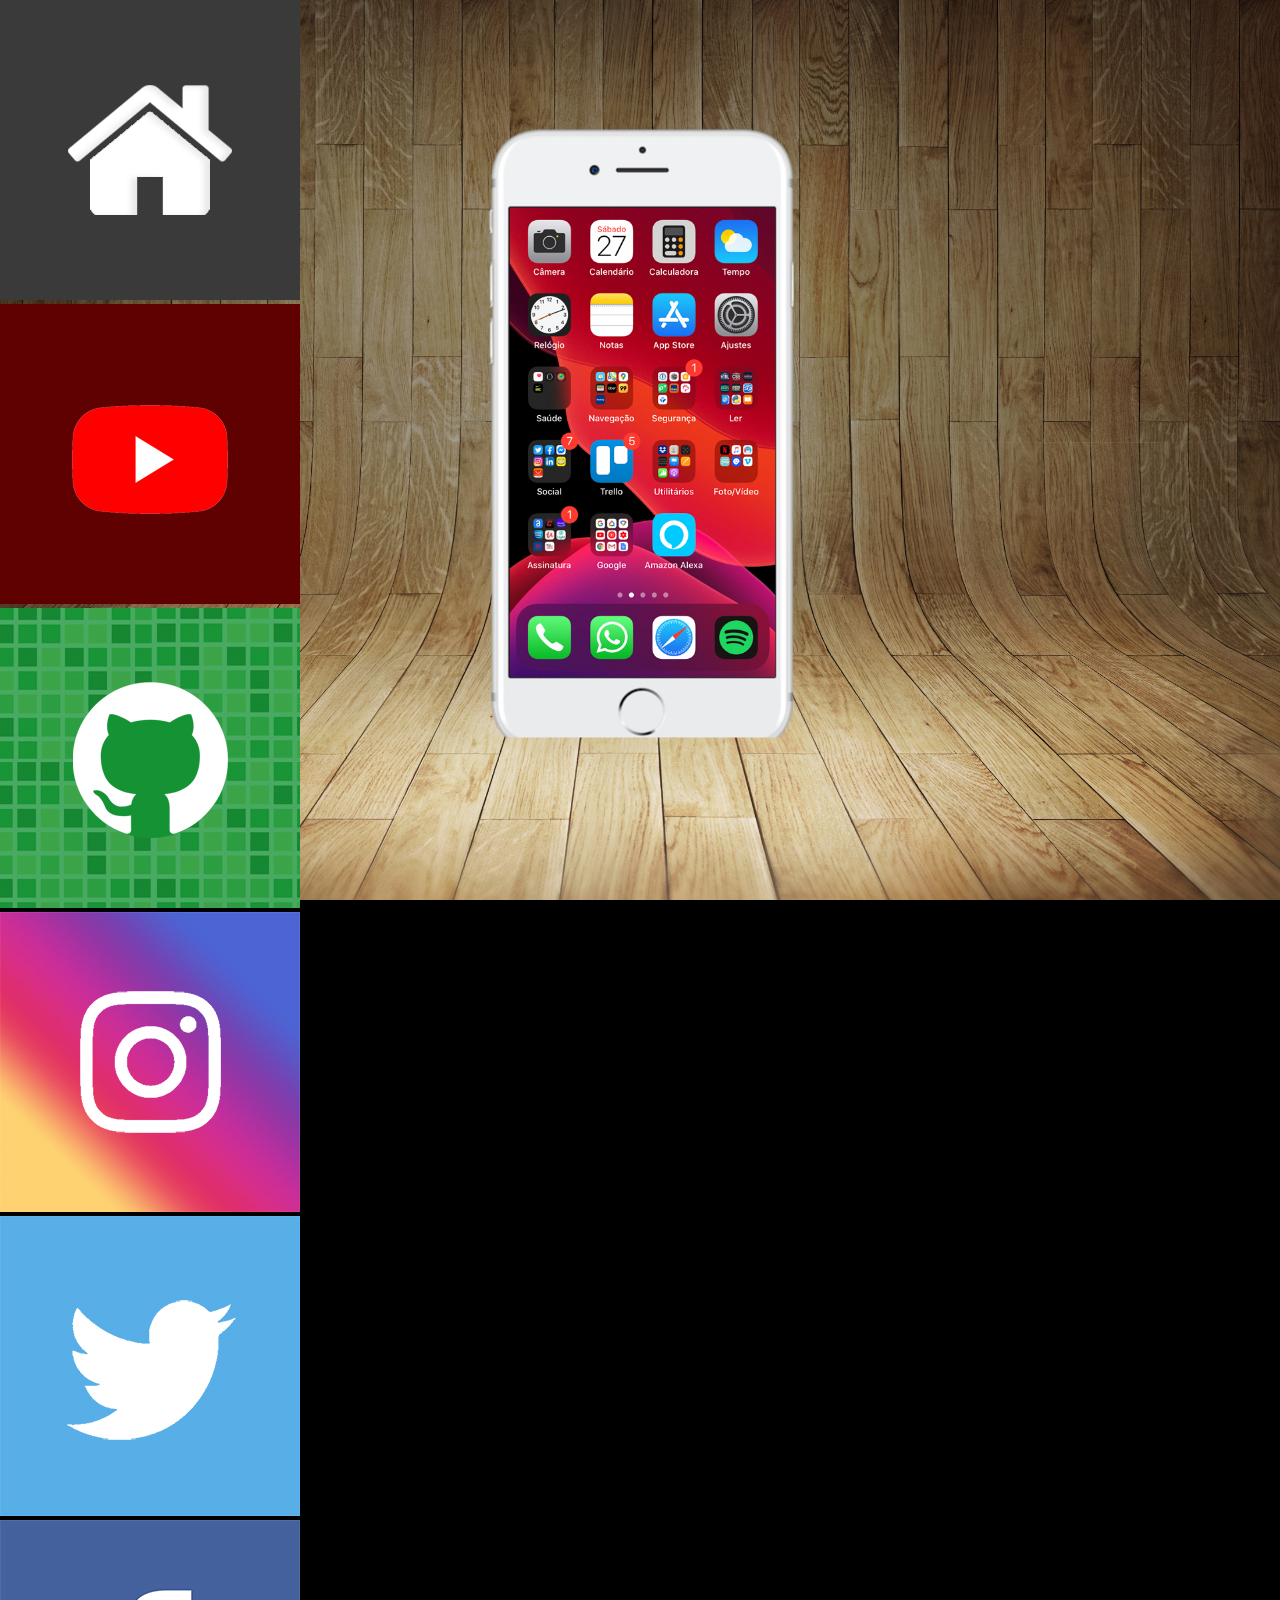
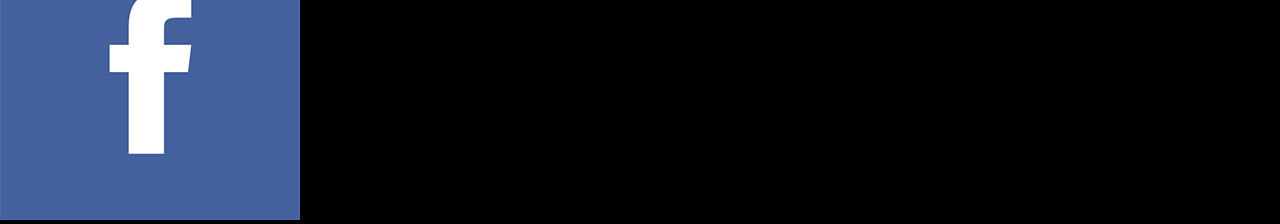
<file: index.html>
<!DOCTYPE html>
<html lang="pt-br">
<head>
    <meta charset="UTF-8">
    <meta name="viewport" content="width=device-width, initial-scale=1.0">
    <link rel="shortcut icon" href="favicon.ico" type="image/x-icon">
    <link rel="stylesheet" href="estilos/style.css">
    <title>Projeto Redes Sociais</title>

</head>
<body>
    <main>
        <section id="telefone">
            <iframe src="home.html" name="tela" id="tela" frameborder="0">
                Seu navegador não é compatível com isso.
            </iframe>

        </section>
        <section id="redes-sociais">
            <a href="home.html" target="tela"><img src="imagens/logo-home.jpg" alt="Home"></a><br>
            <a href="youtube.html" target="tela"><img src="imagens/logo-youtube.jpg" alt="Youtube"></a><br>
            <a href="github.html" target="tela"><img src="imagens/logo-github.jpg" alt="Github"></a><br>
            <a href="instagram.html" target="tela"><img src="imagens/logo-instagram.jpg" alt="Instagram"></a><br>
            <a href="twitter.html" target="tela"><img src="imagens/logo-twitter.jpg" alt="Twitter"></a><br>
            <a href="facebook.html" target="tela"><img src="imagens/logo-facebook.jpg" alt="Facebook"></a><br>
        </section>
    </main>
</body>
</html>
</file>
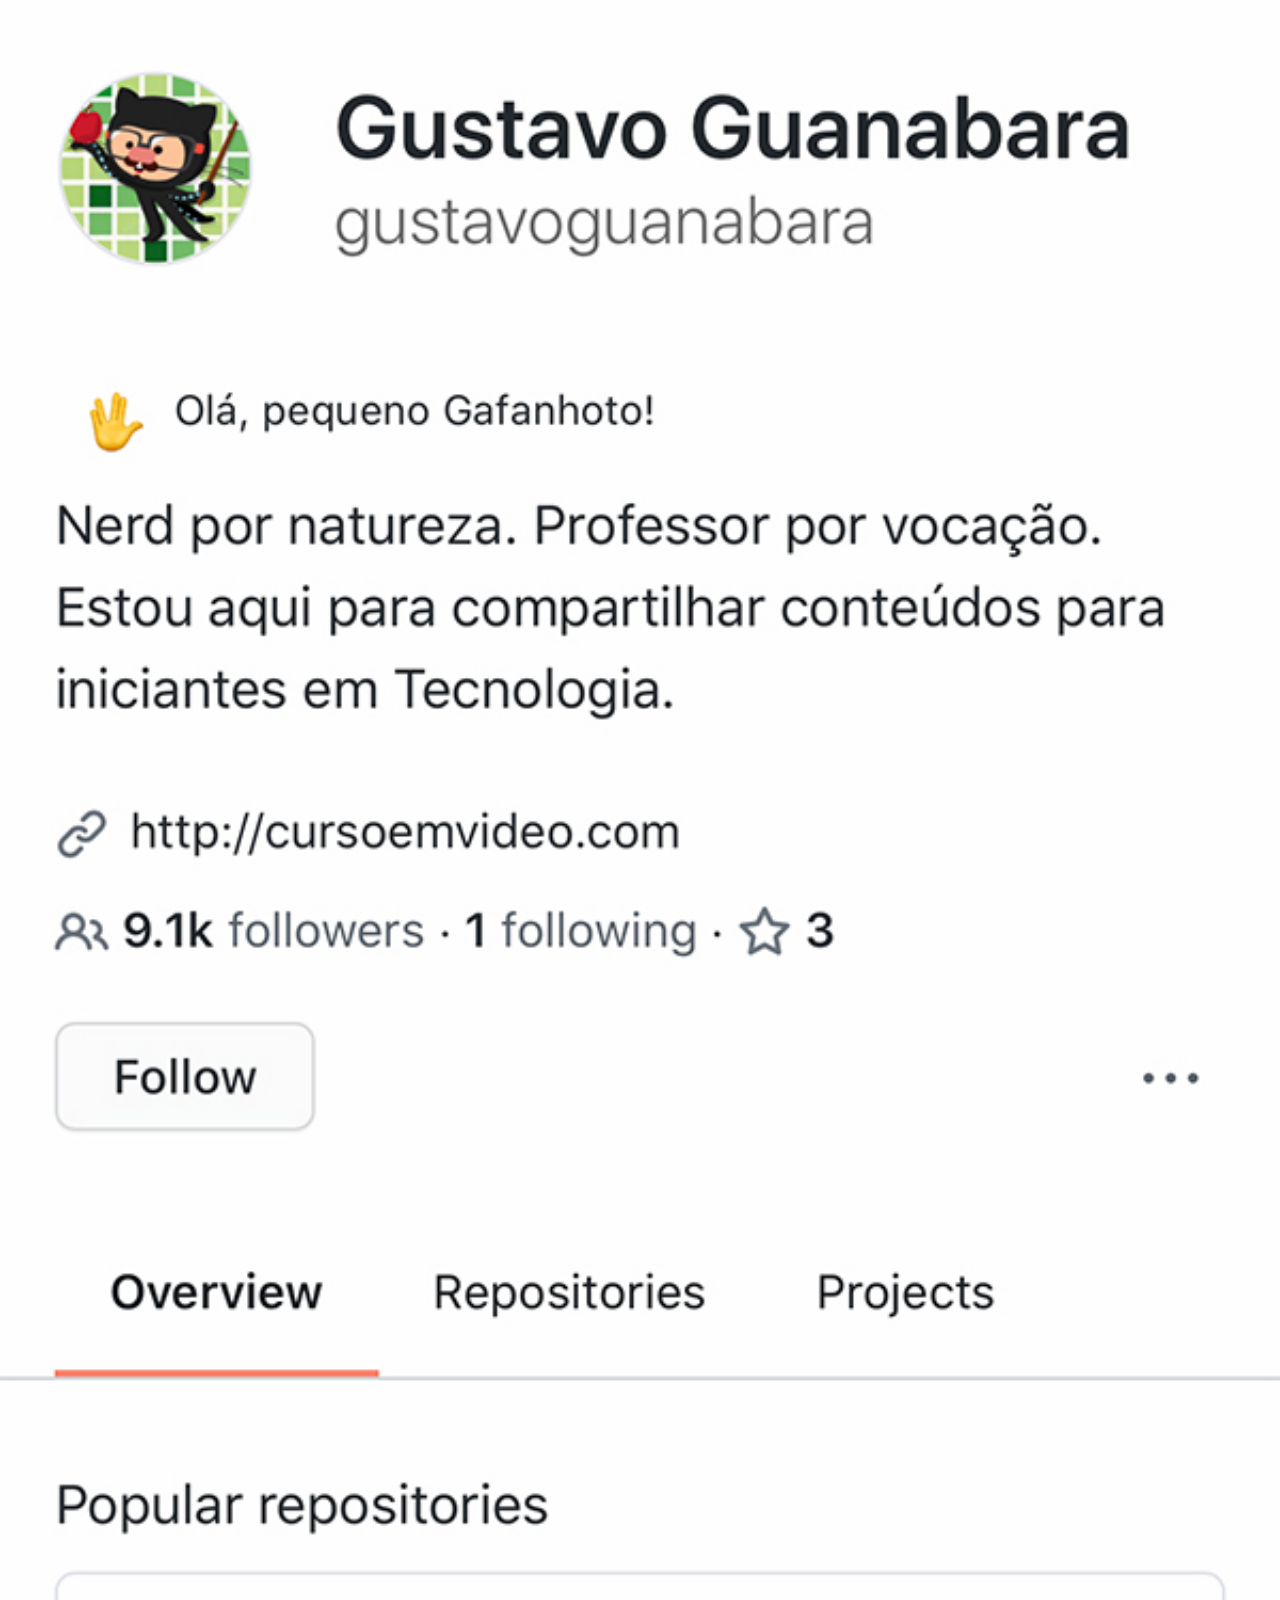
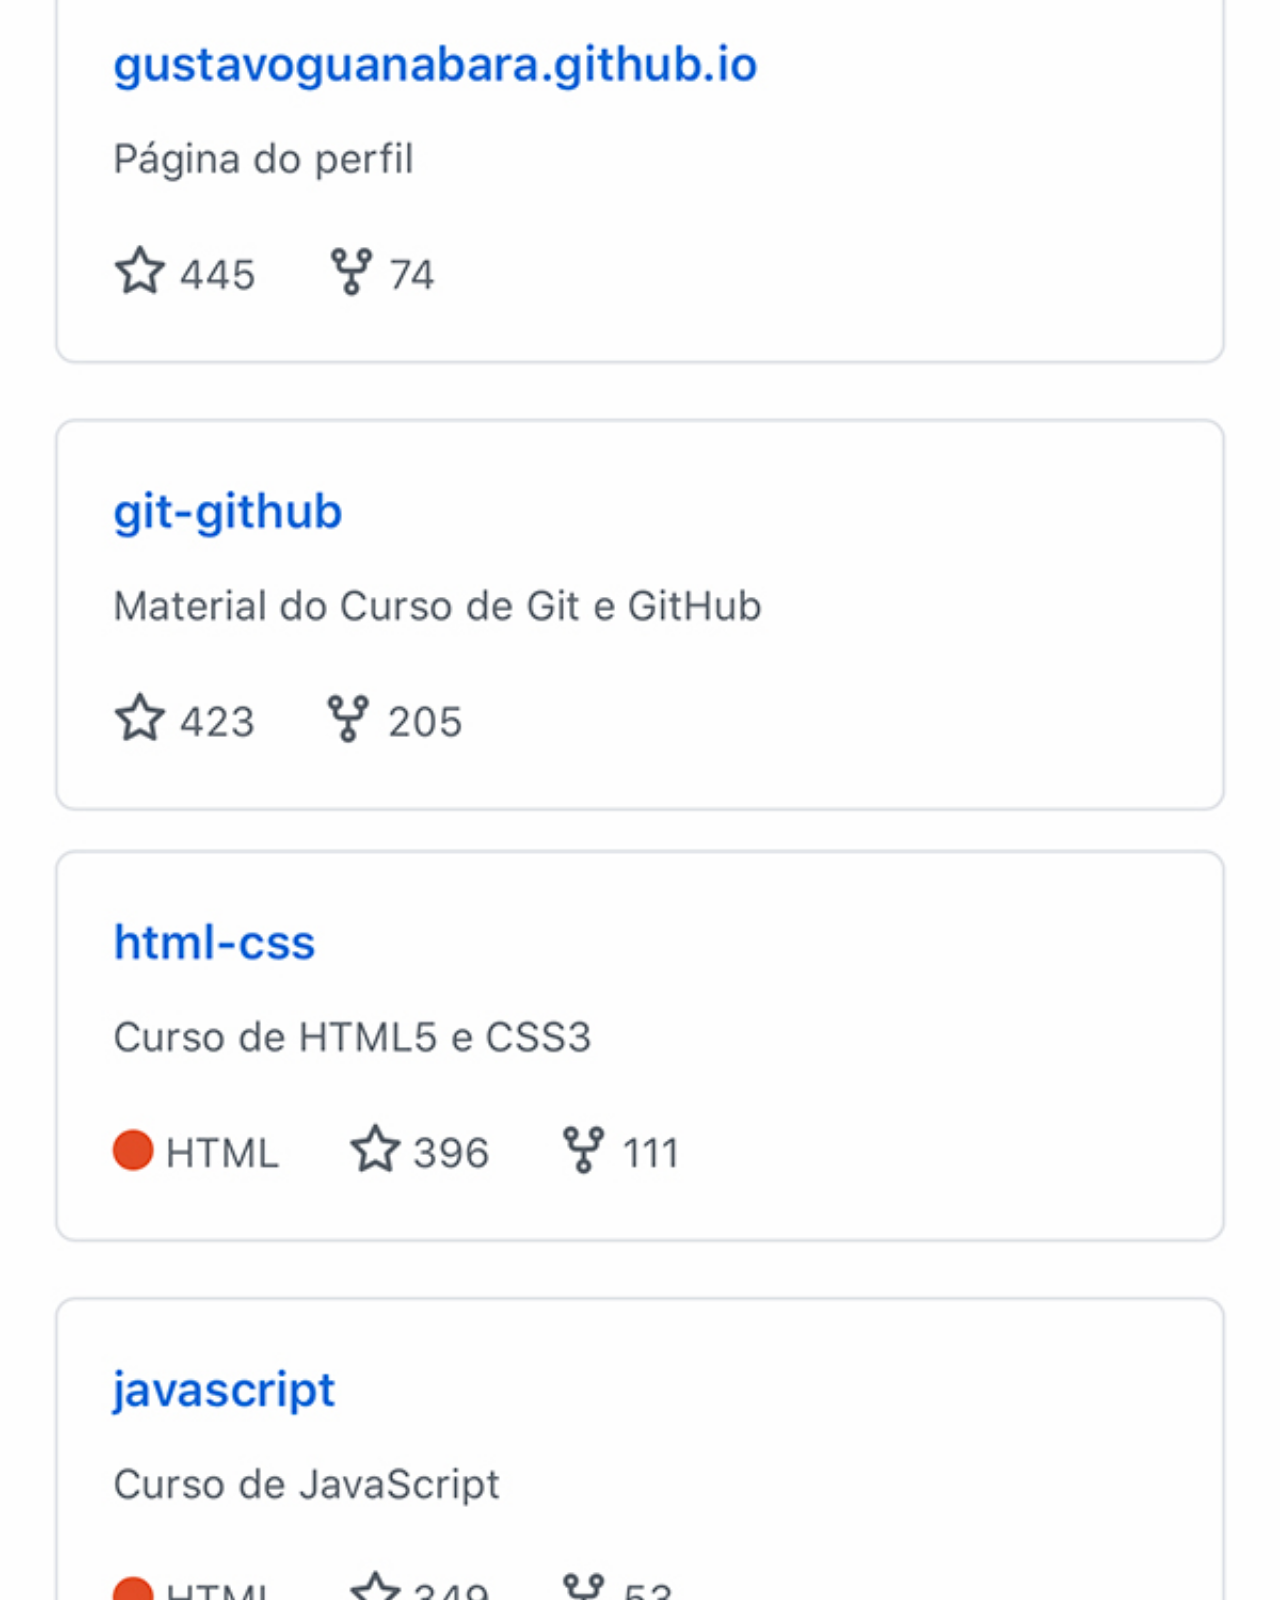
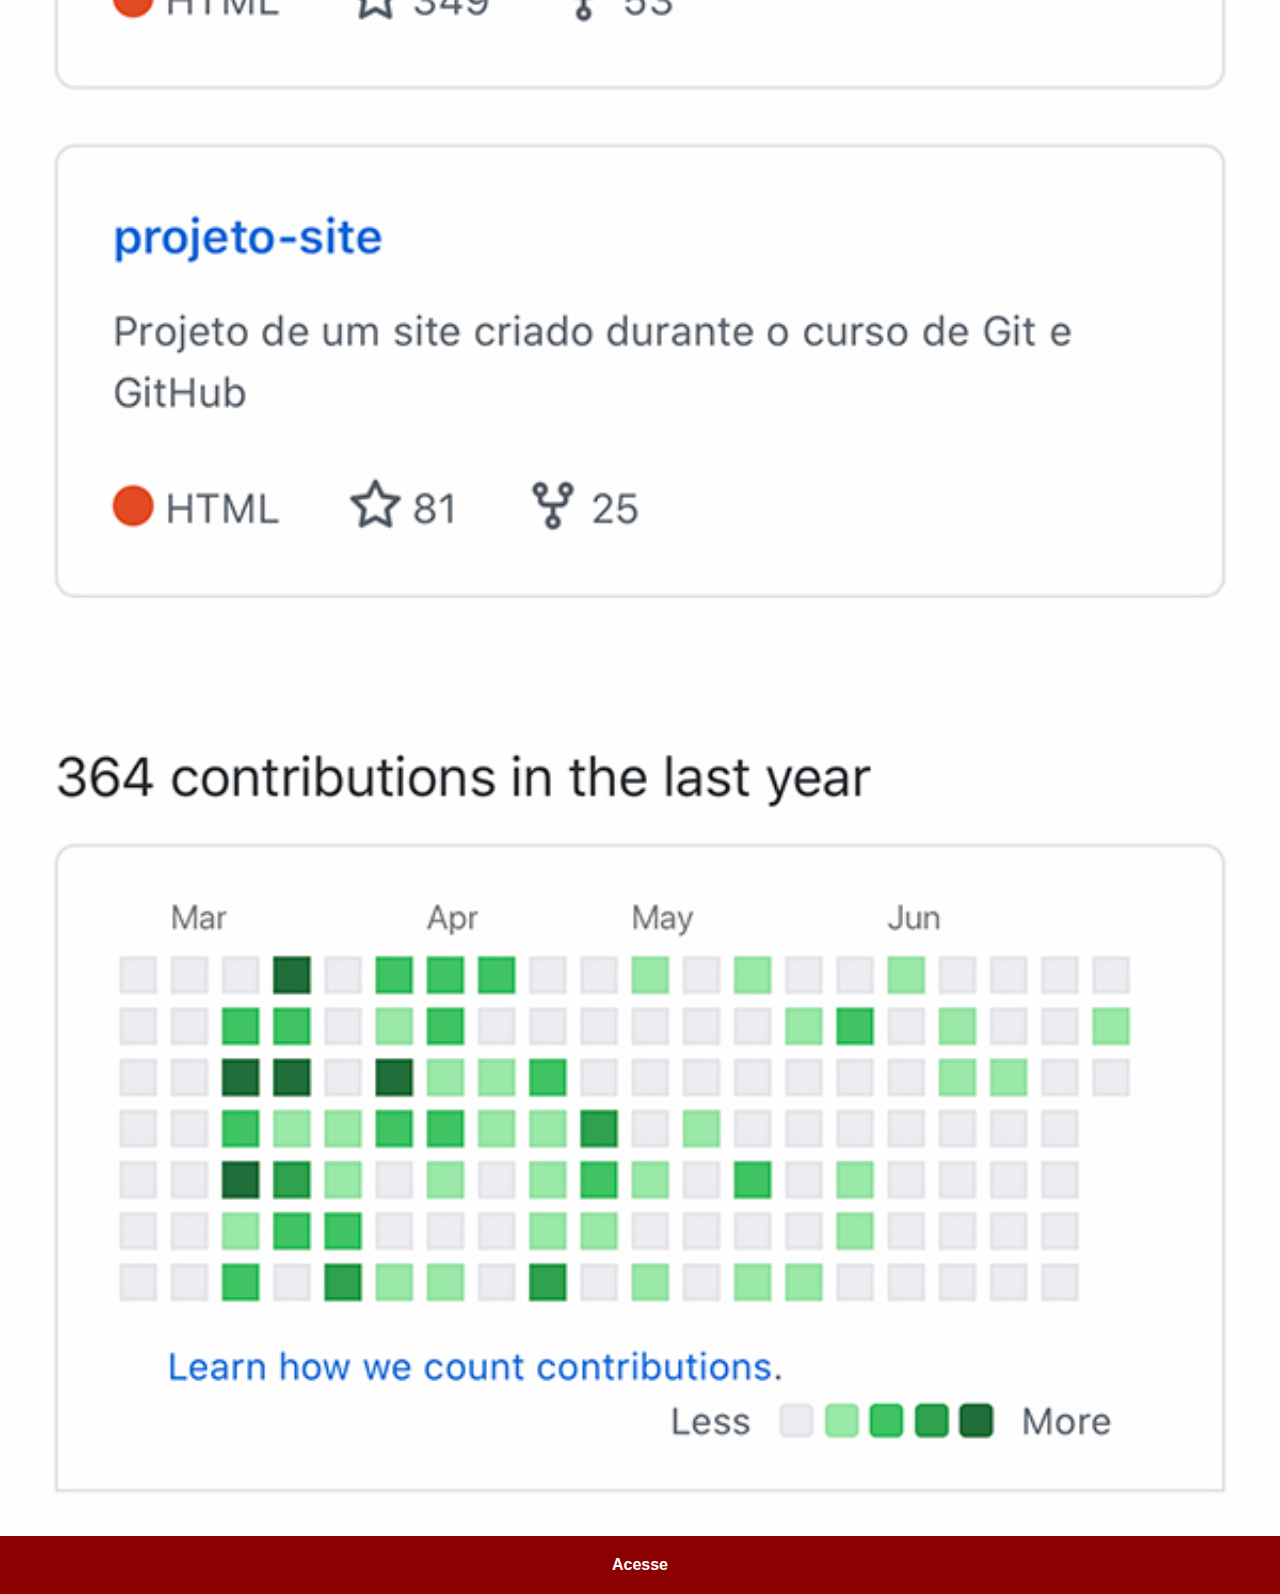
<file: github.html>
<!DOCTYPE html>
<html lang="pt-br">
<head>
    <meta charset="UTF-8">
    <meta name="viewport" content="width=device-width, initial-scale=1.0">
    <title>Github</title>
    <link rel="stylesheet" href="estilos/social.css">
</head>
<body>
    <img src="imagens/tela-github.jpg" alt="Github">
    <a href="https://github.com/gustavoguanabara" target="_blank"> Acesse</a>
</body>
</html>
</file>
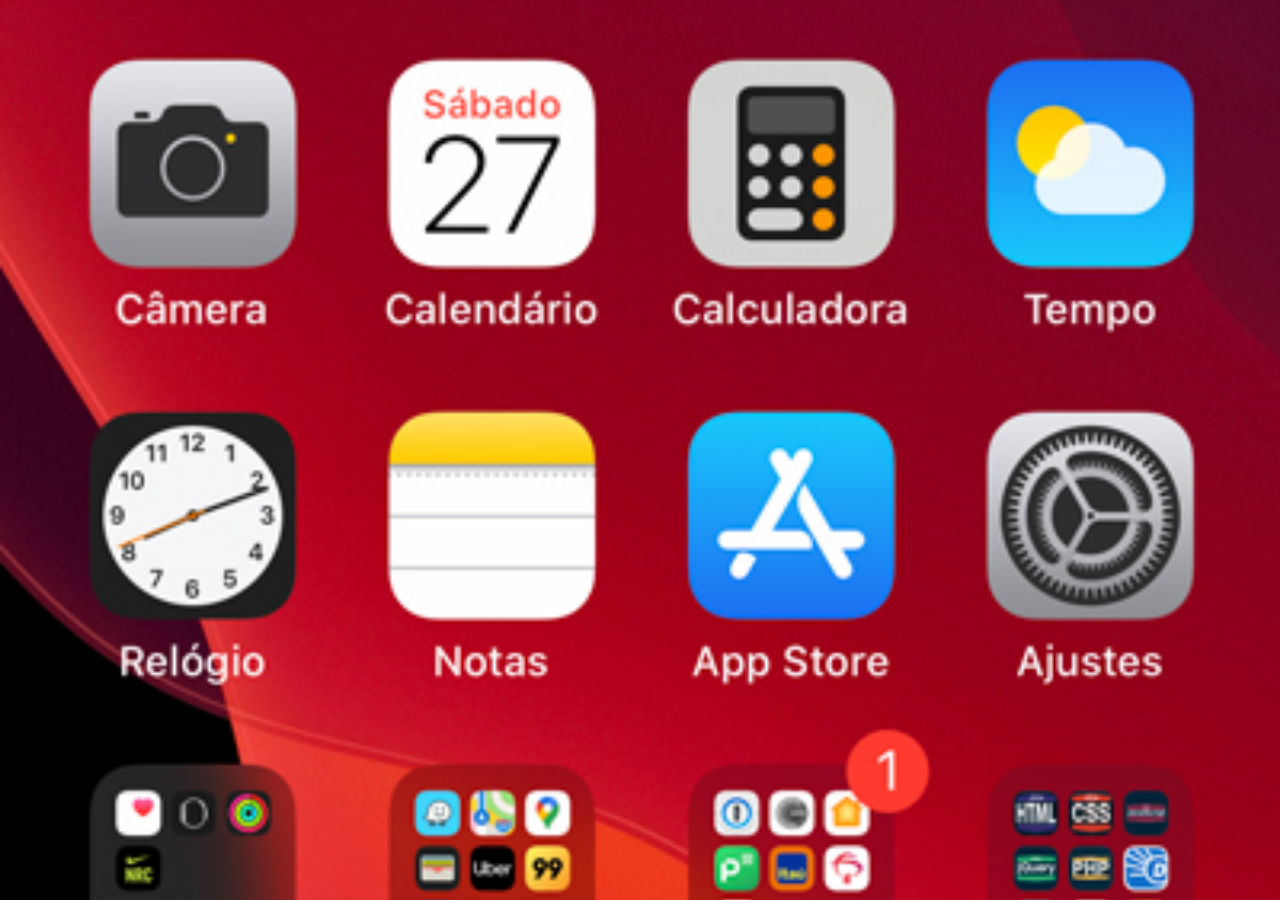
<file: home.html>
<!DOCTYPE html>
<html lang="pt-br">
<head>
    <meta charset="UTF-8">
    <meta name="viewport" content="width=device-width, initial-scale=1.0">
    <title>Home</title>
</head>
<style>
    * {
        margin: 0px;
        padding: 0px;
    }

    body {
        width: 100vw;
        height: 100vh;
        background: black url('imagens/tela-home.jpg') no-repeat top center;
        background-size: cover;
    }
</style>
<body>
    
</body>
</html>
</file>
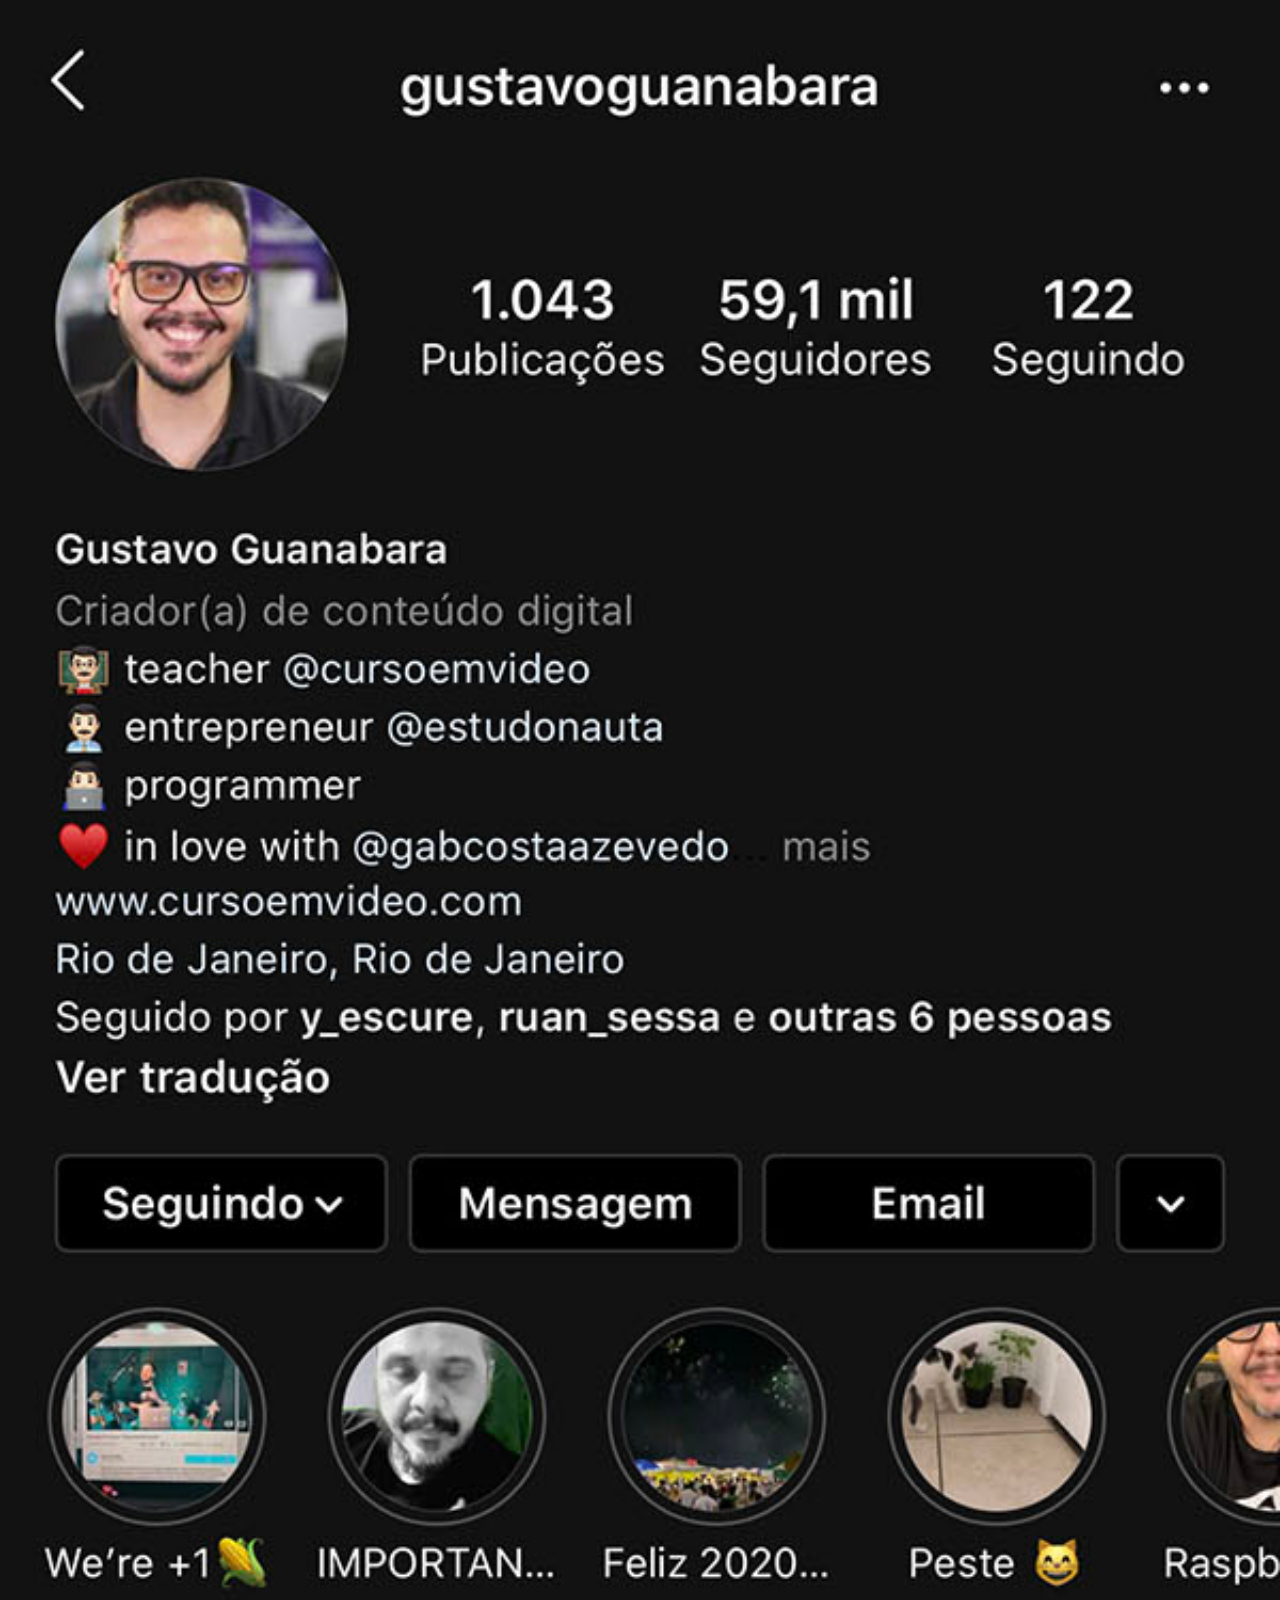
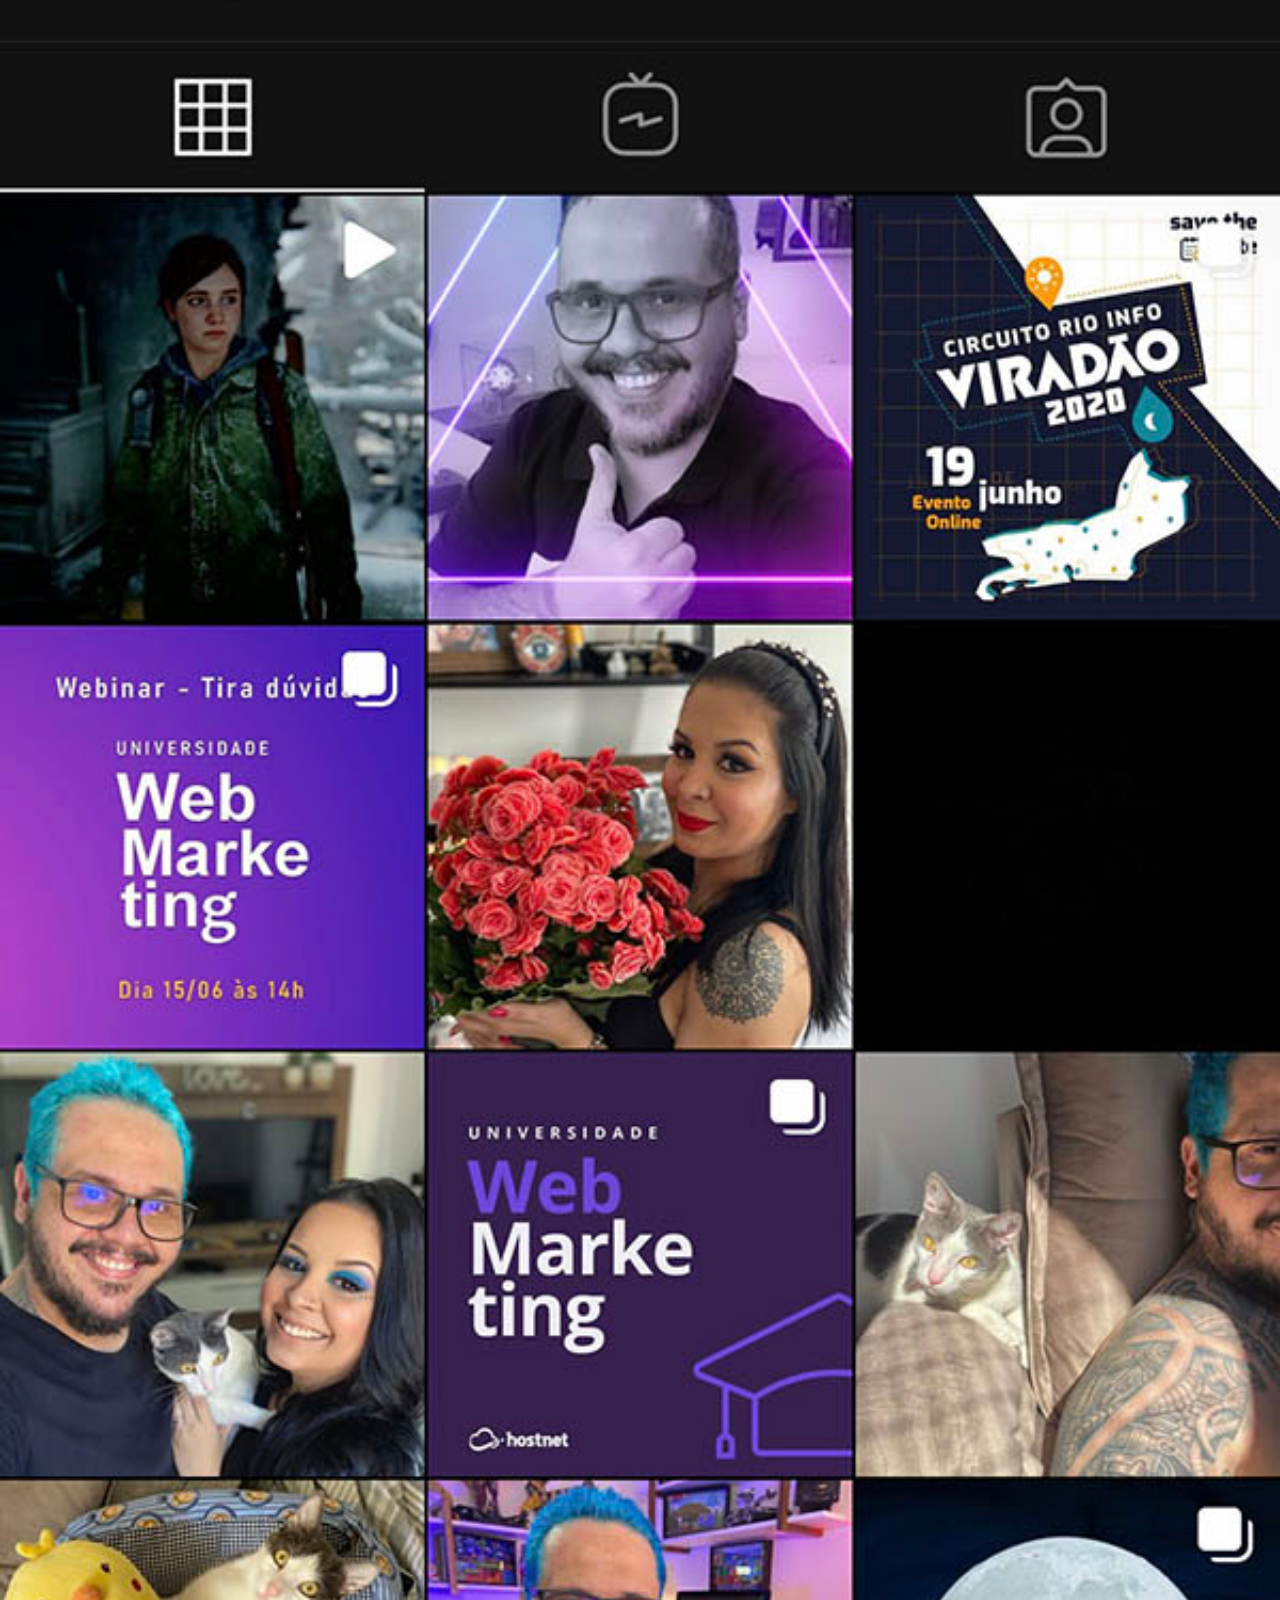
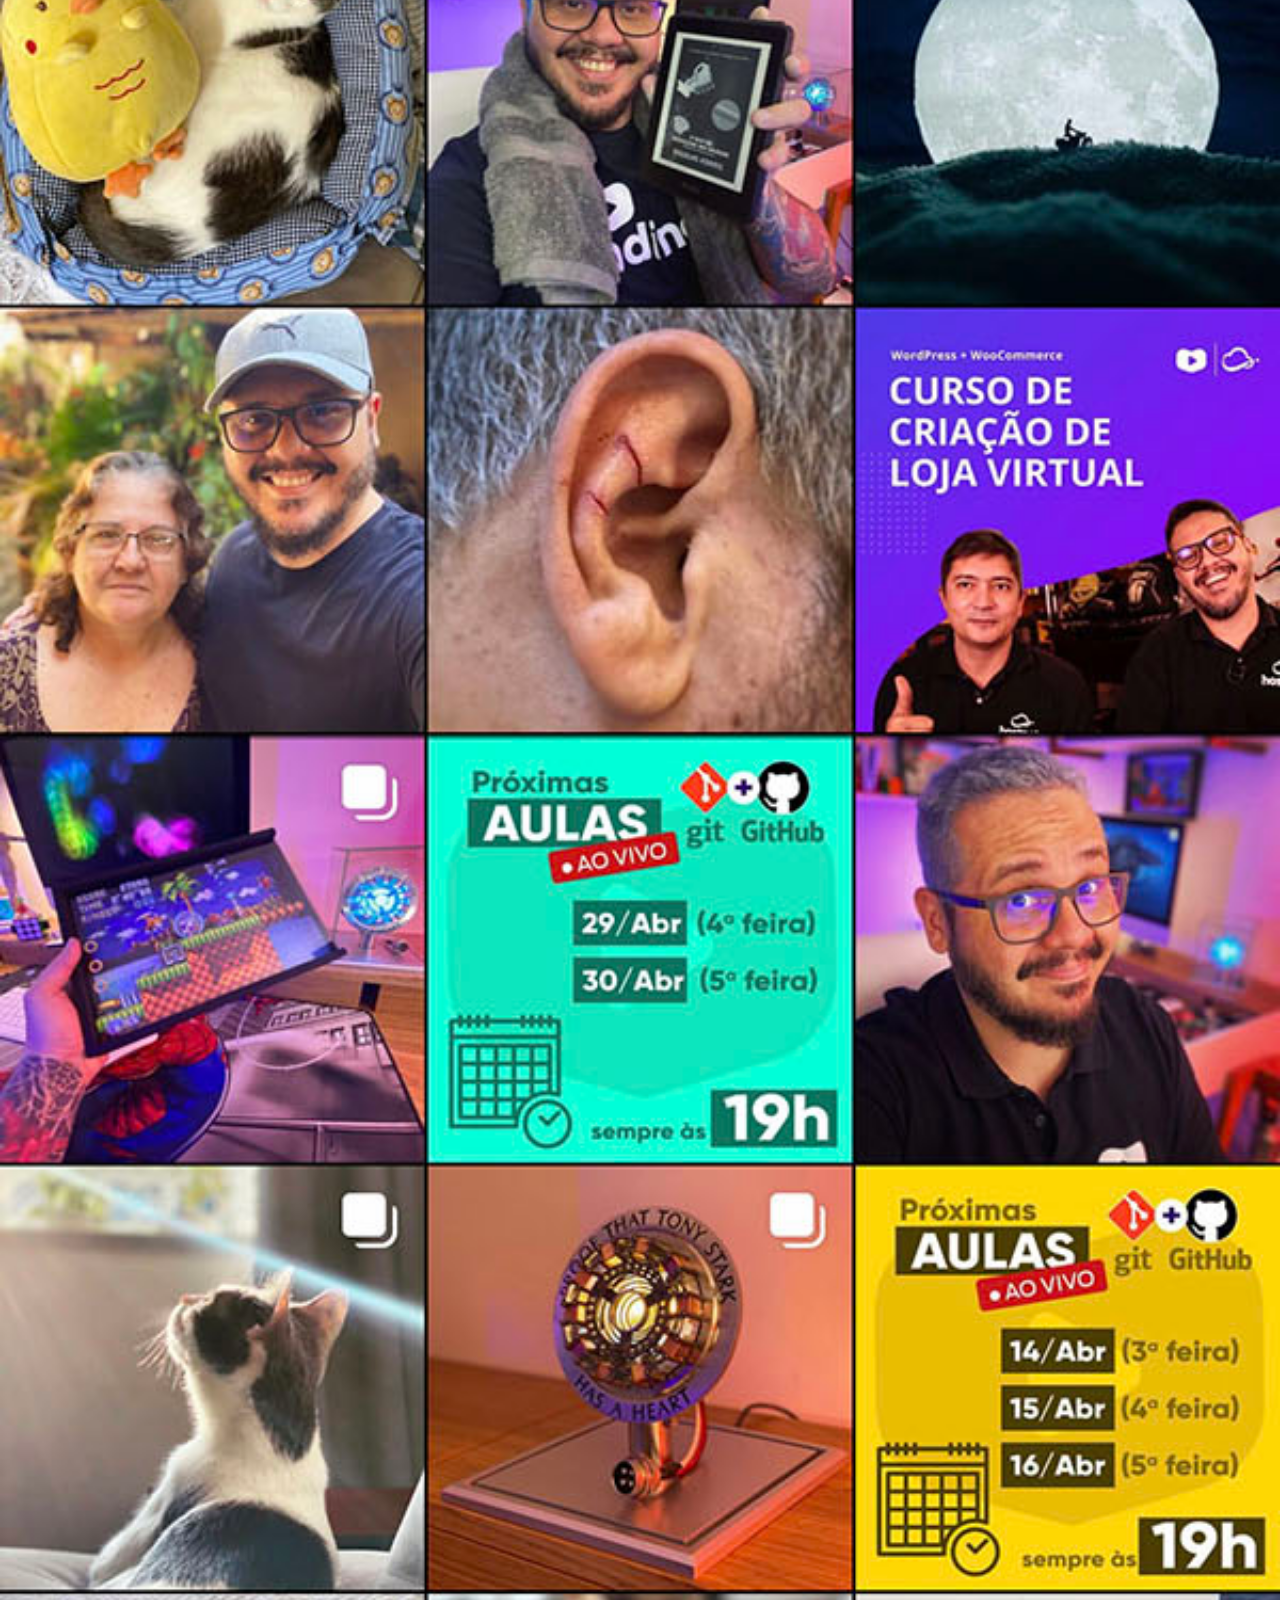
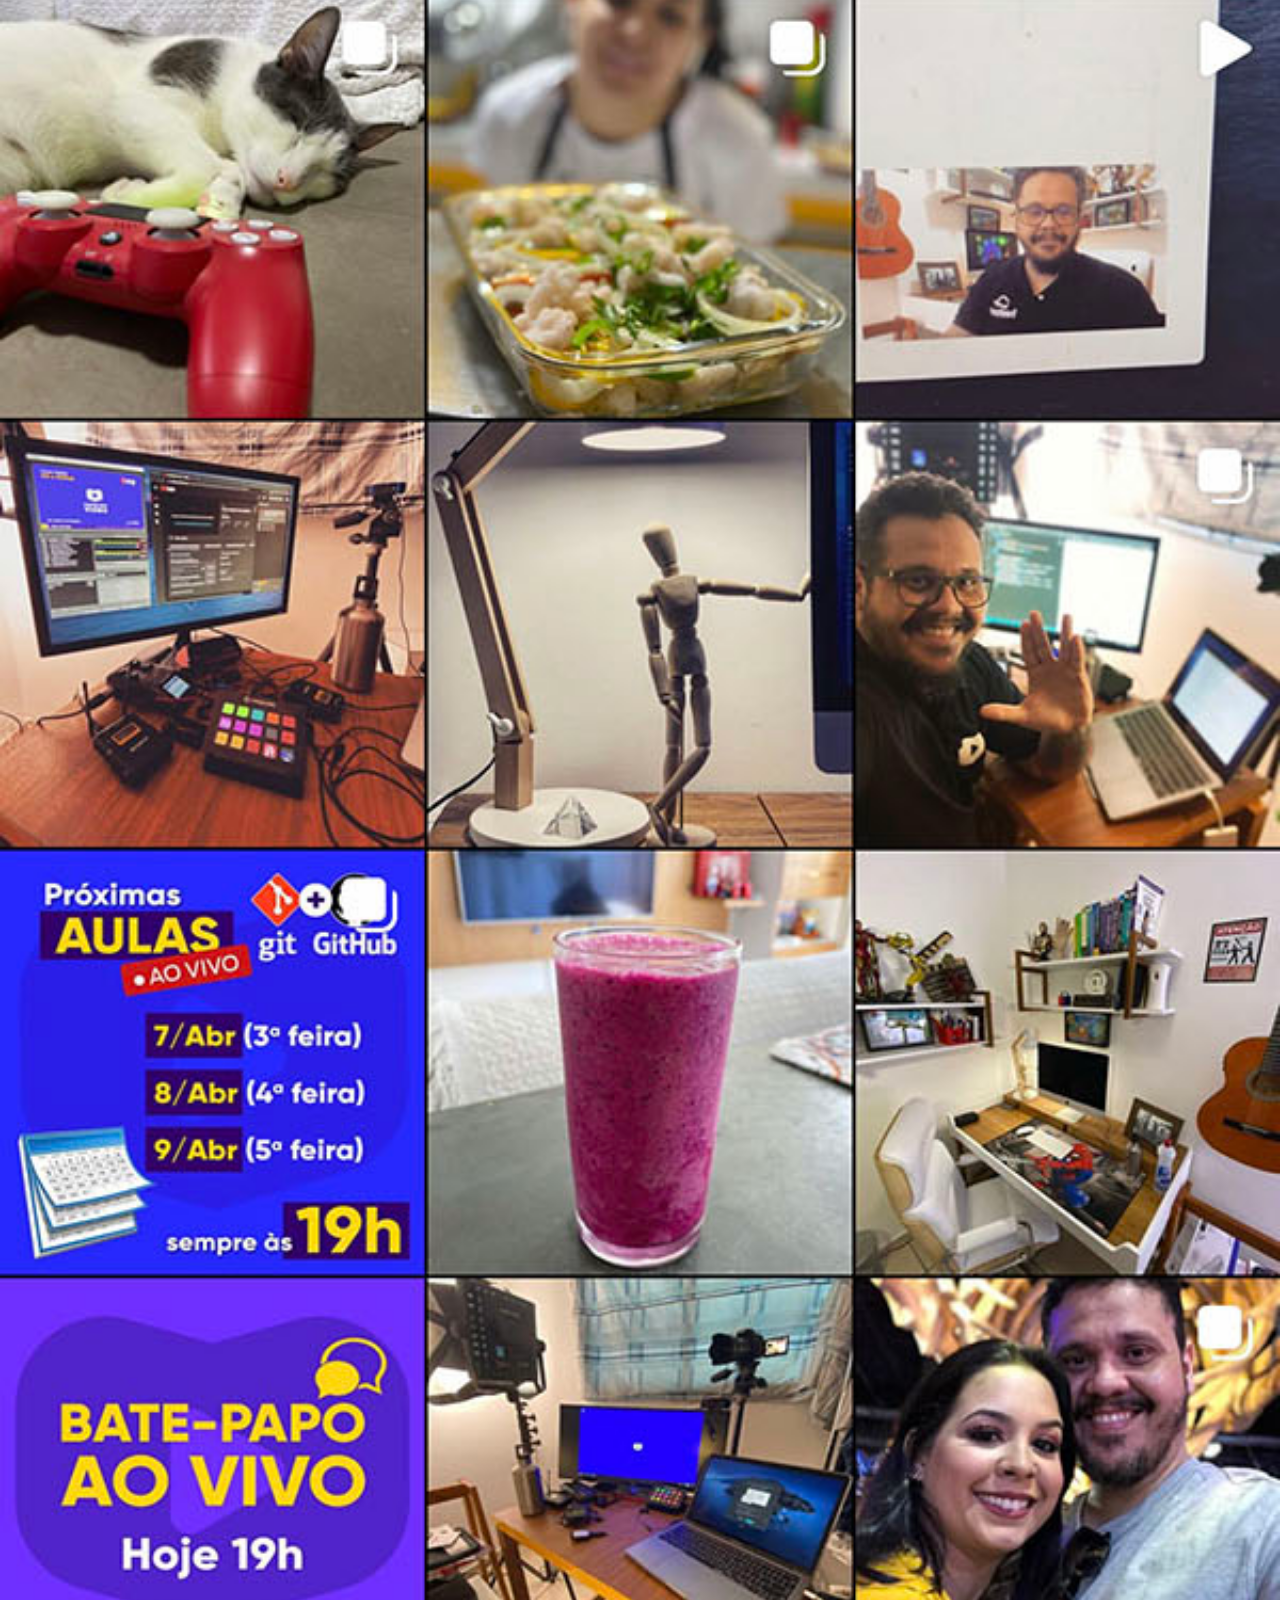
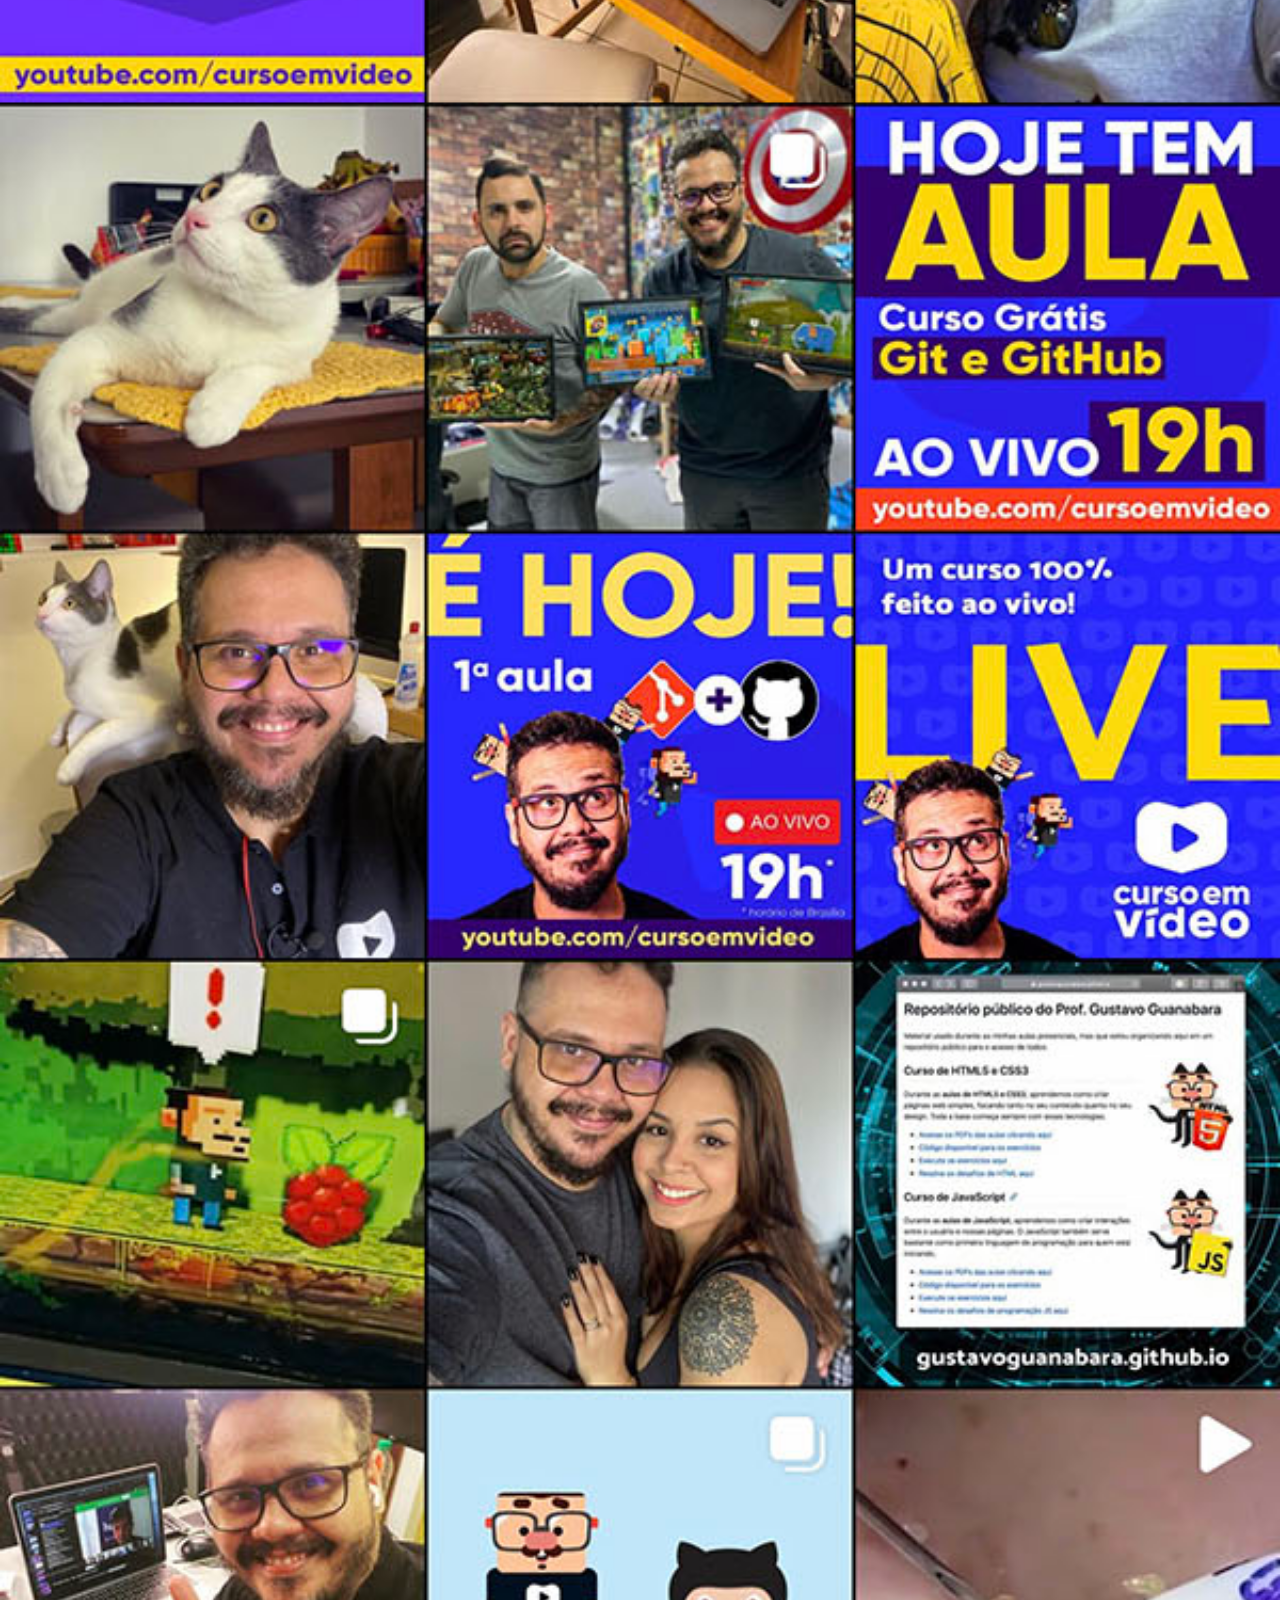
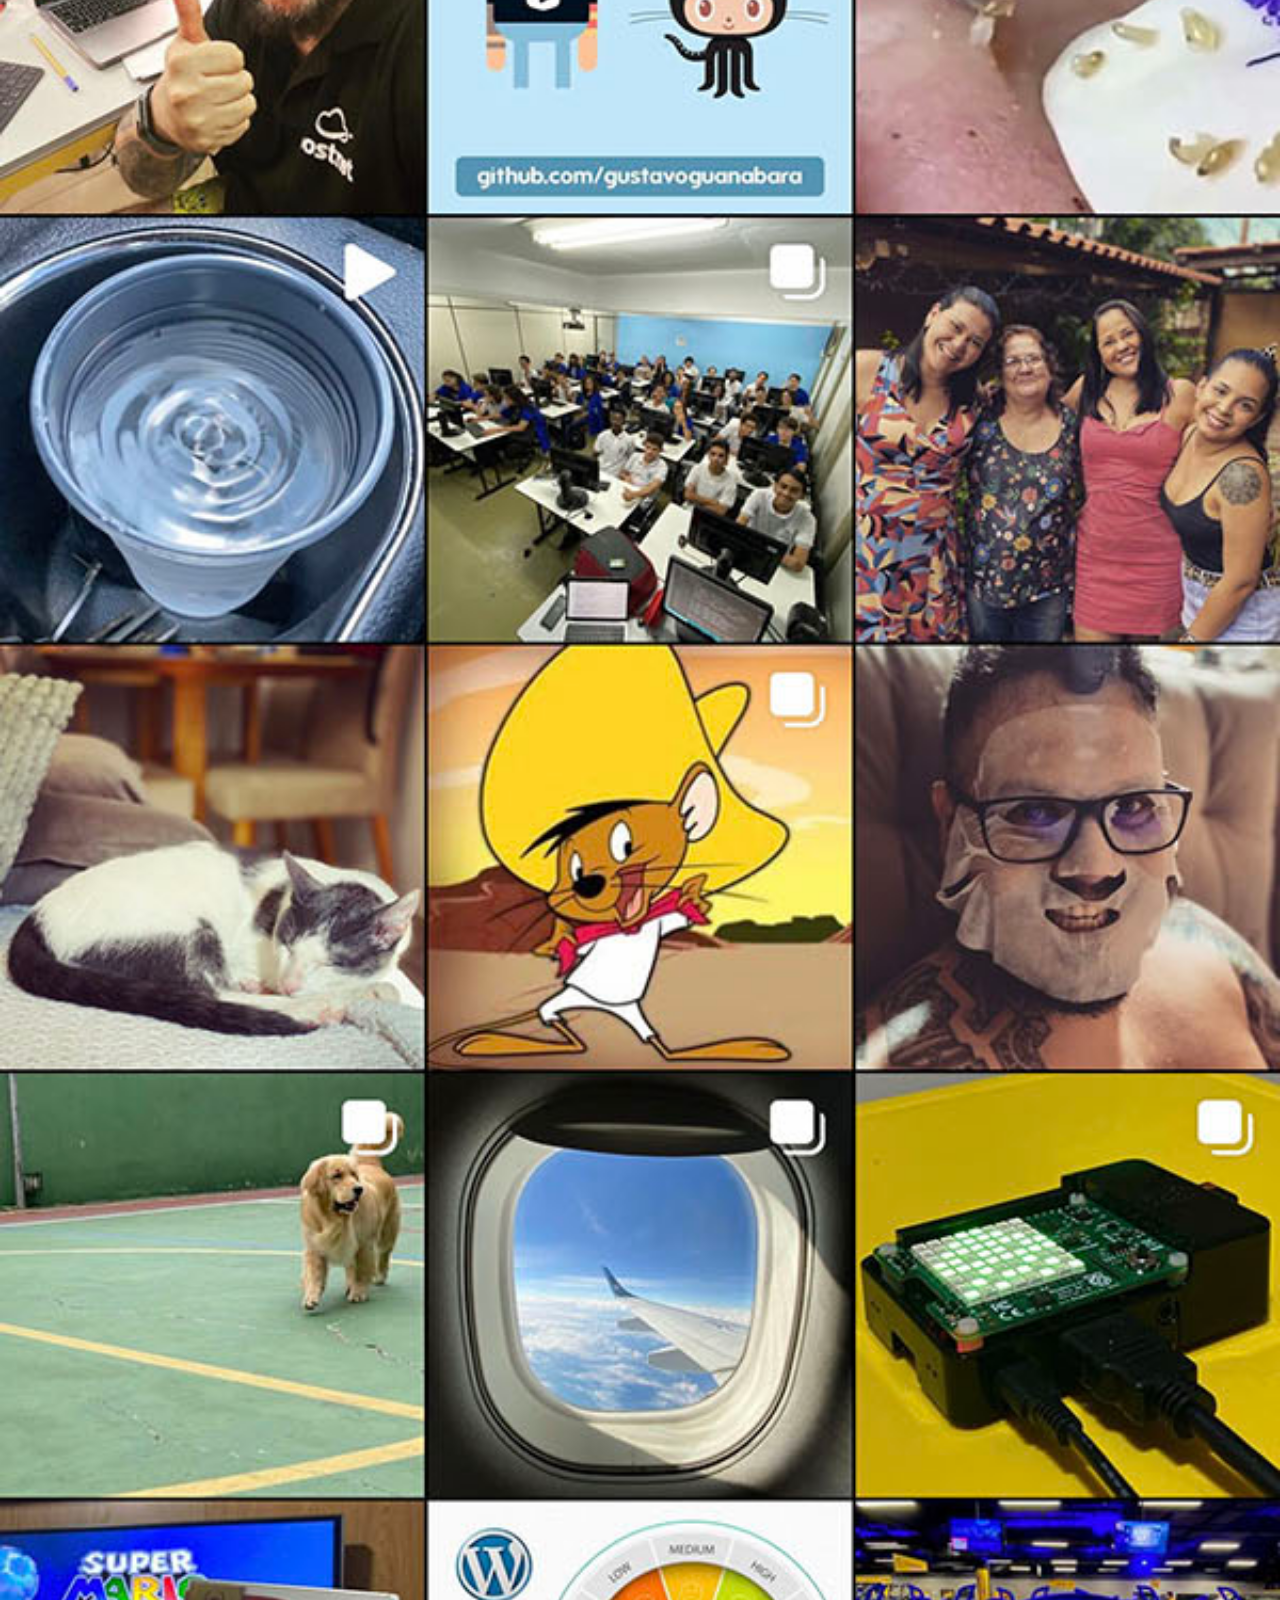
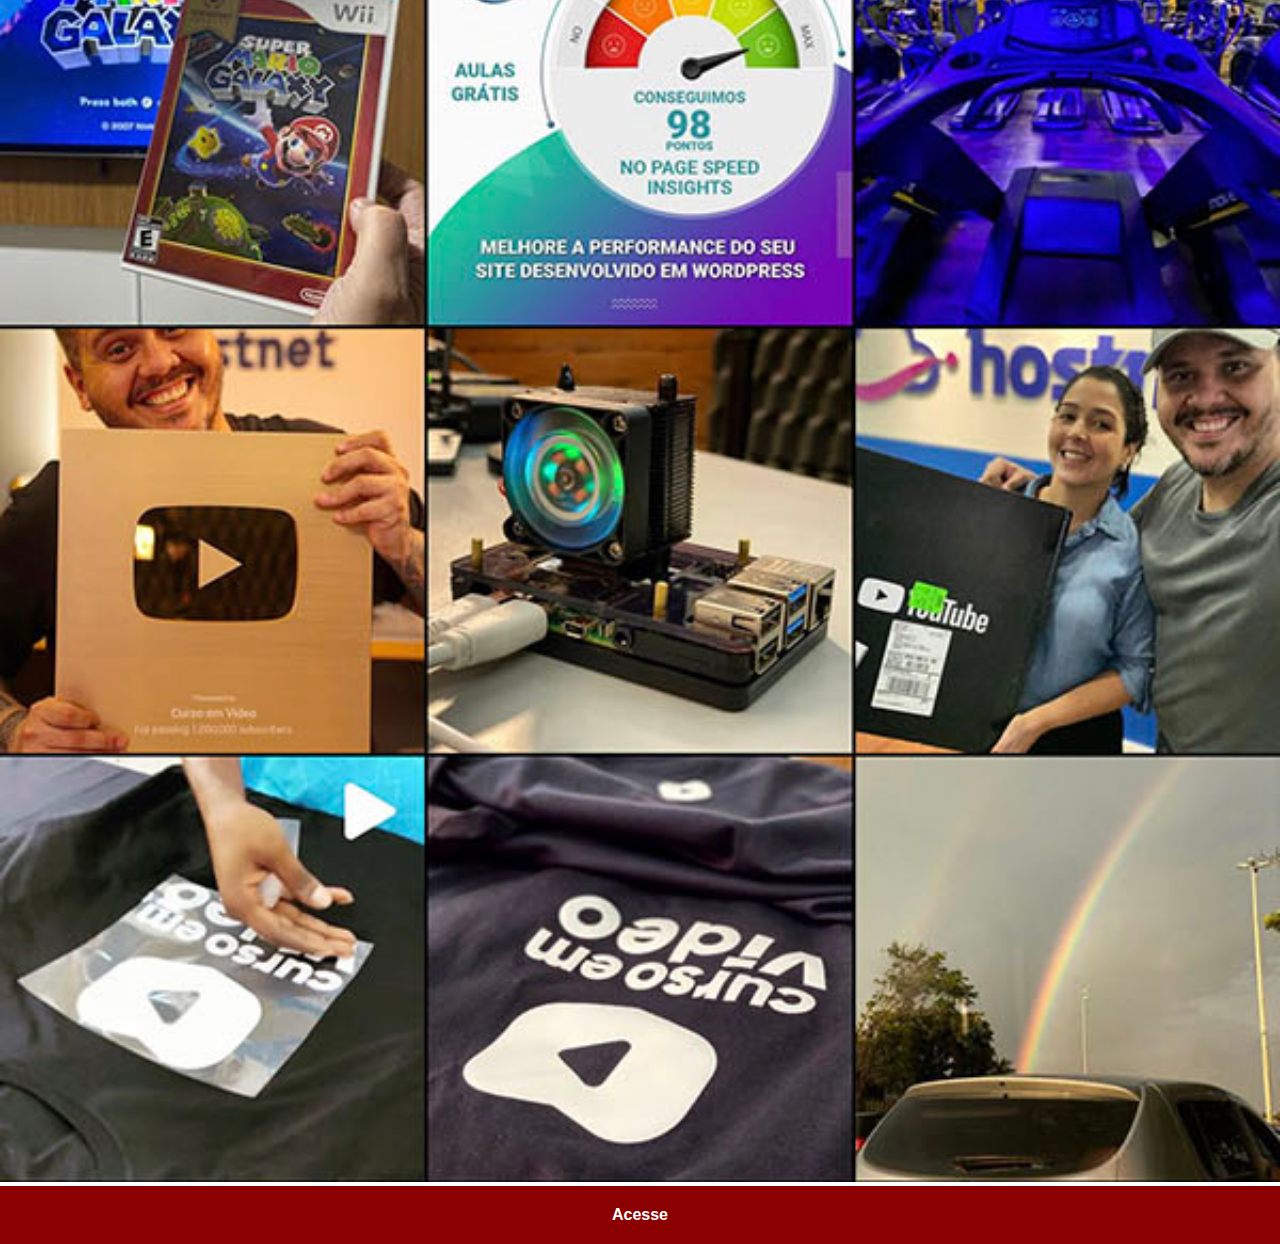
<file: instagram.html>
<!DOCTYPE html>
<html lang="pt-br">
<head>
    <meta charset="UTF-8">
    <meta name="viewport" content="width=device-width, initial-scale=1.0">
    <title>Instagran</title>
    <link rel="stylesheet" href="estilos/social.css">
</head>
<body>
    <img src="imagens/tela-instagram.jpg" alt="Instagram">
    <a href="https://www.instagram.com/gustavoguanabara/" target="_blank">Acesse</a>
</body>
</html>
</file>
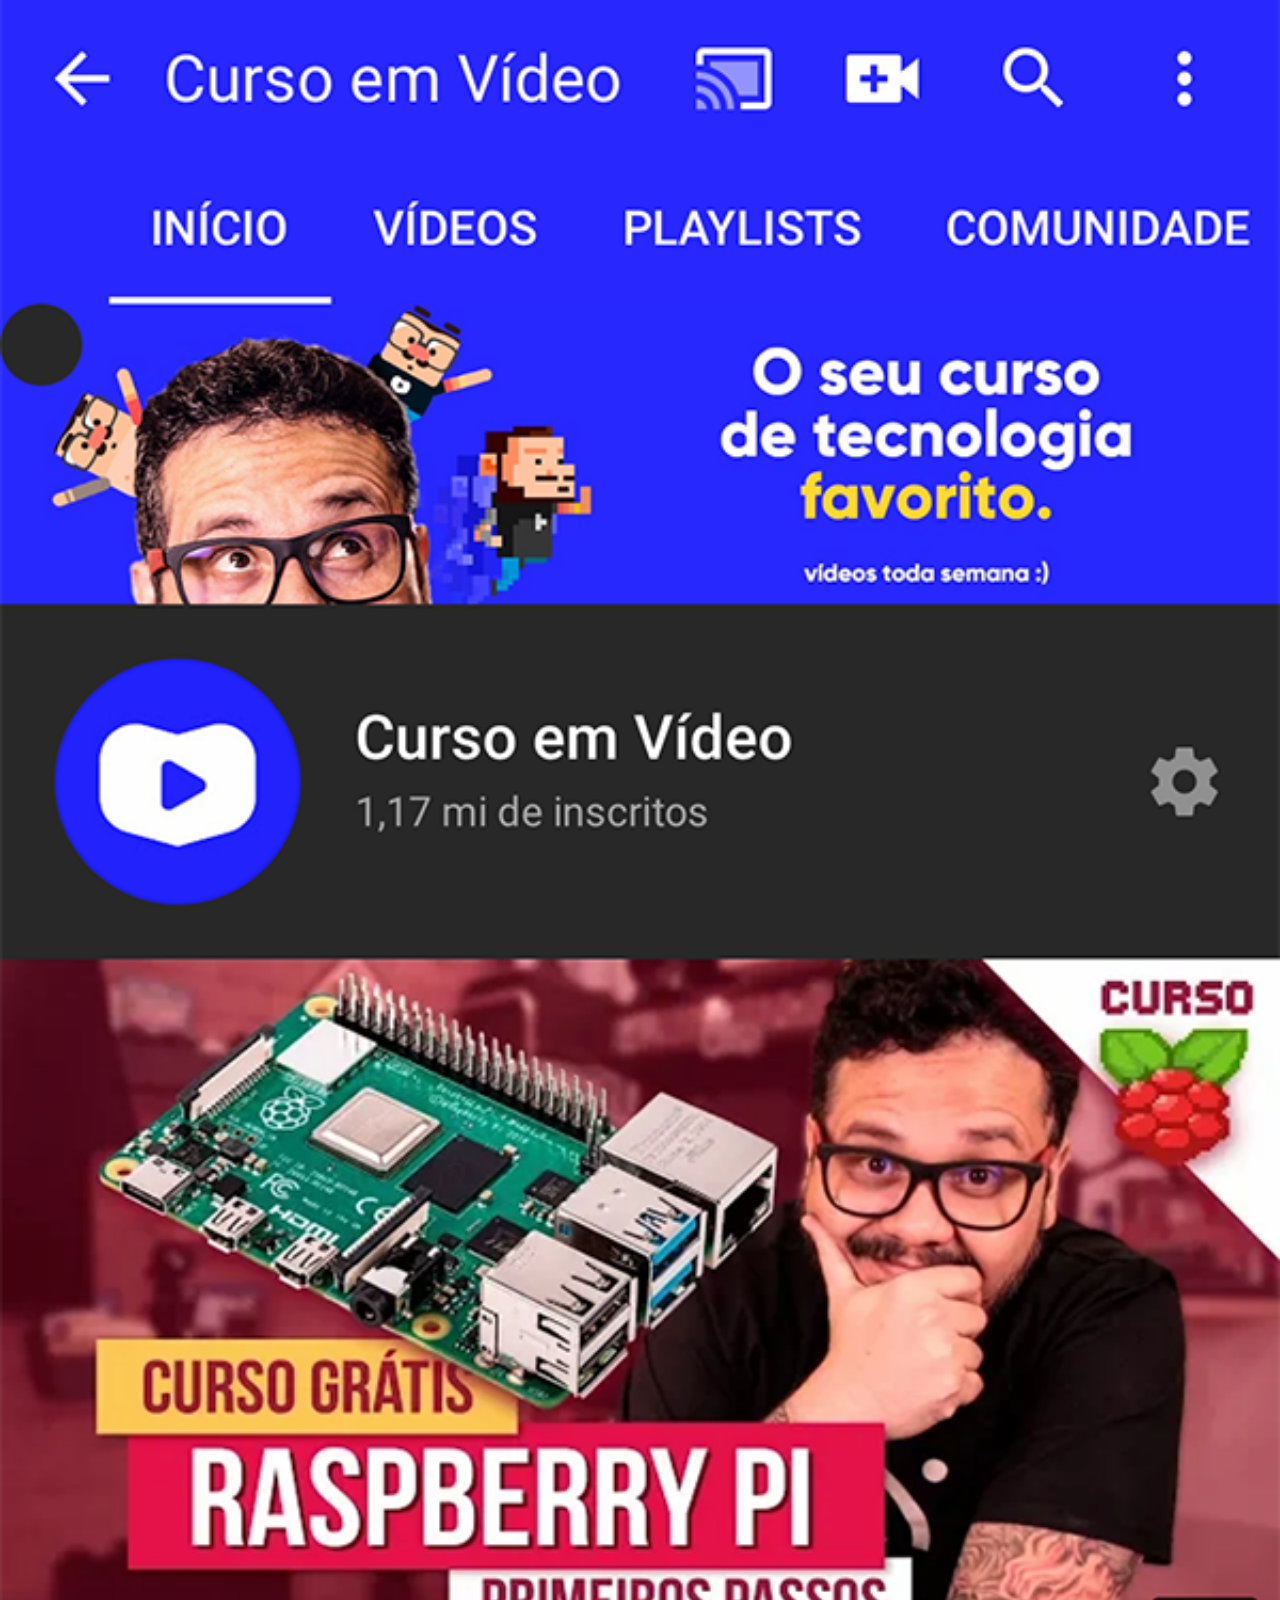
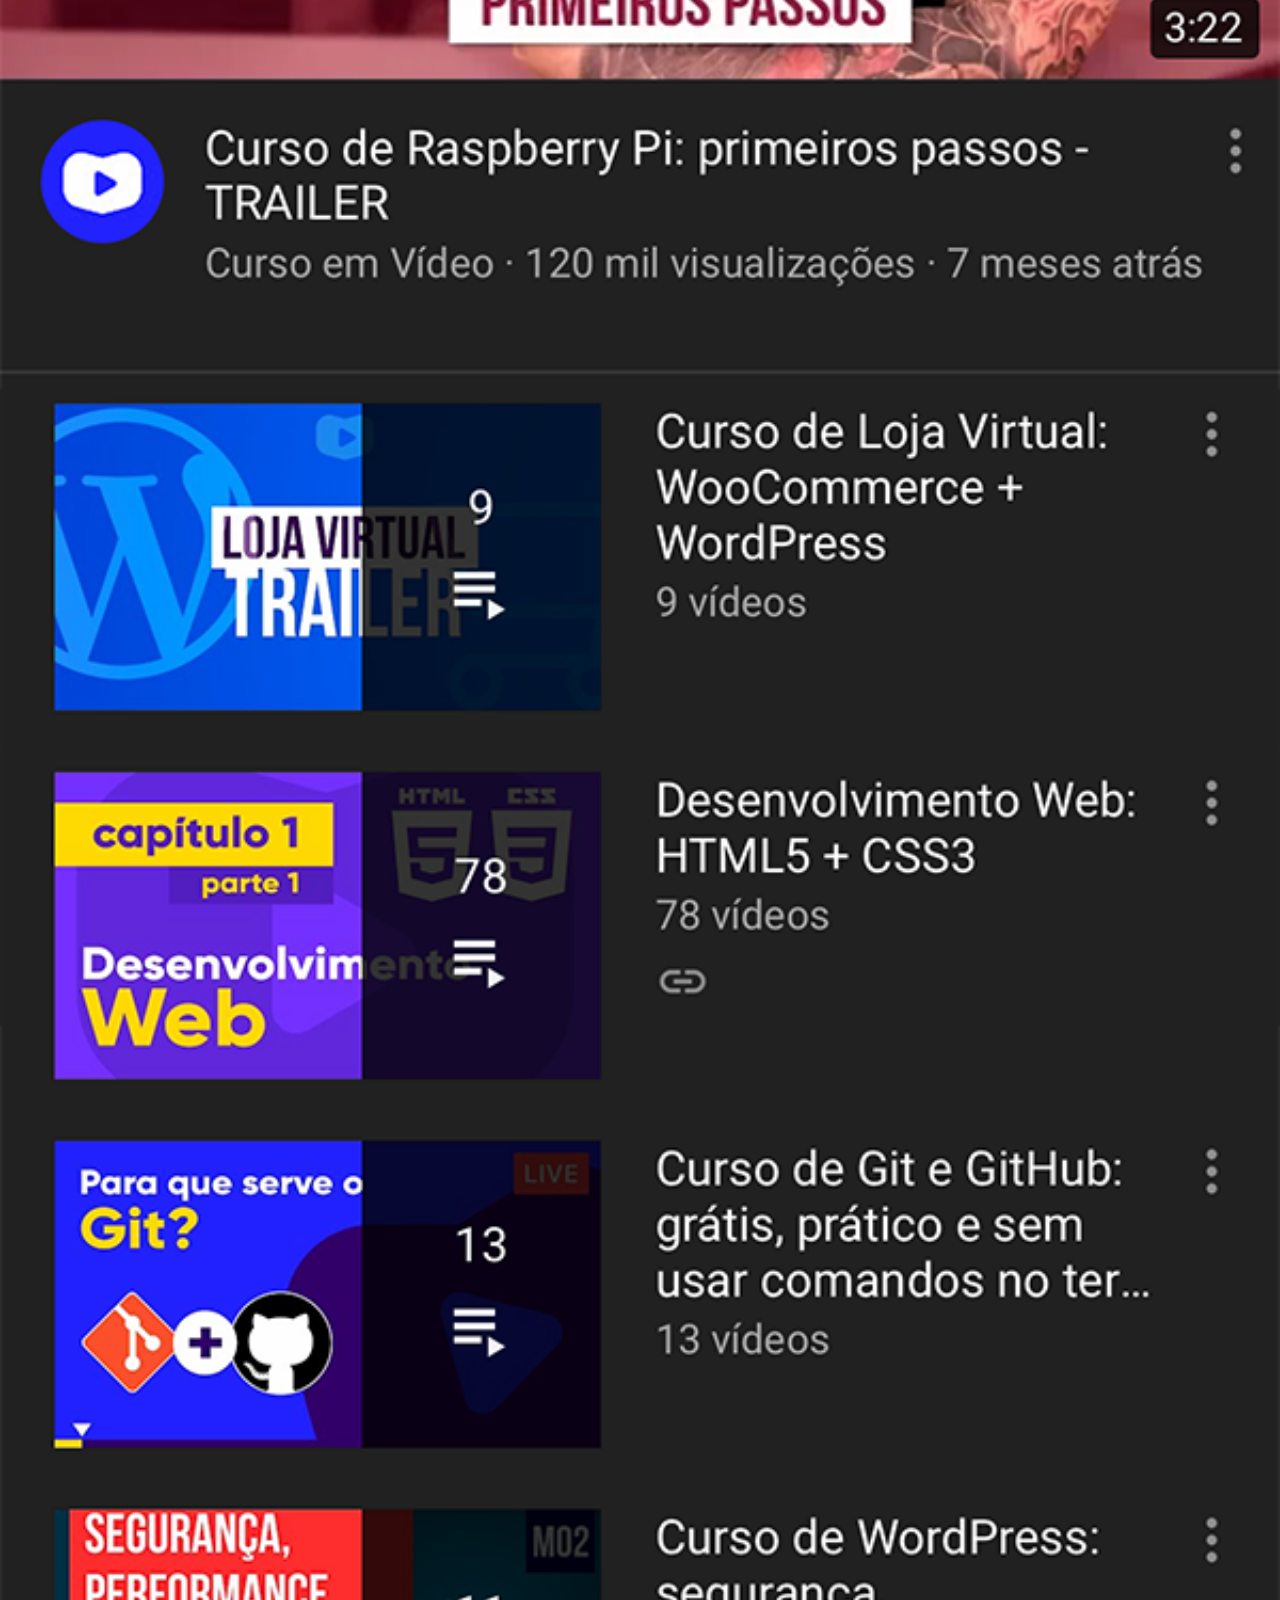
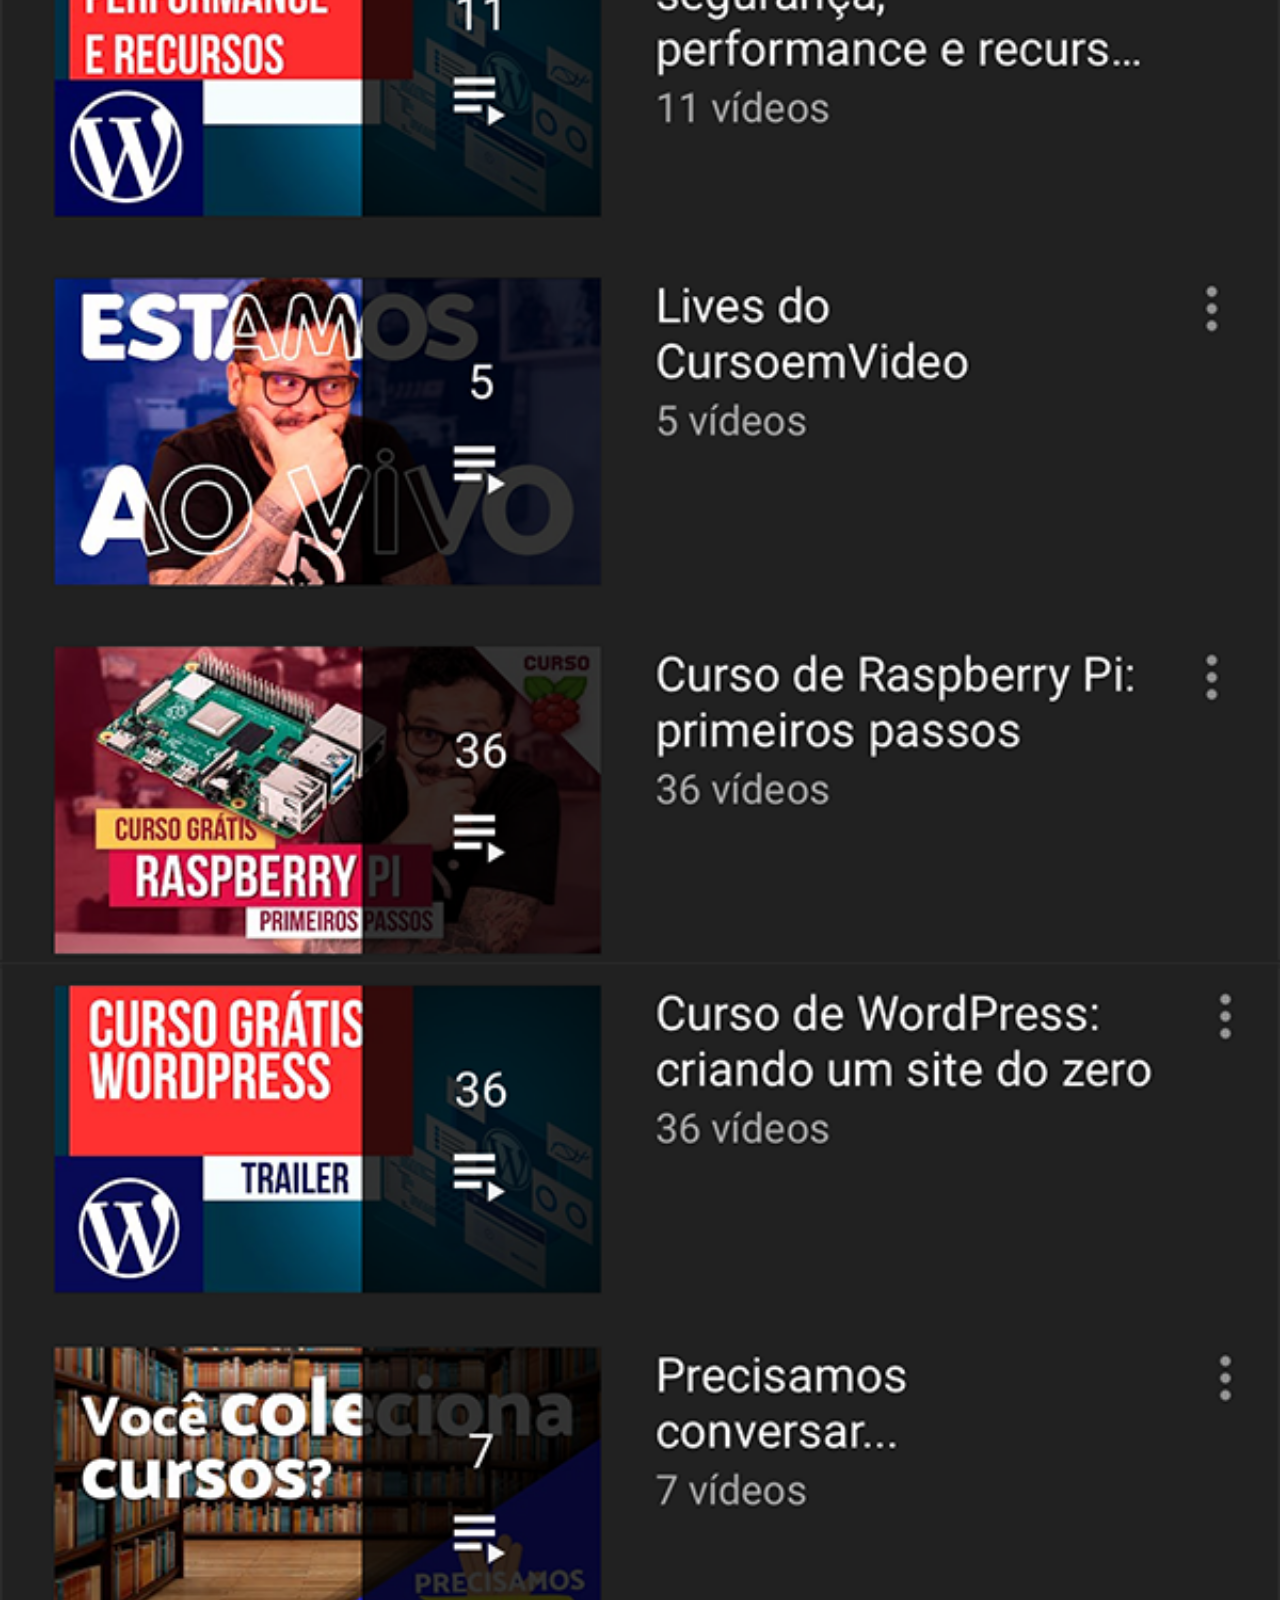
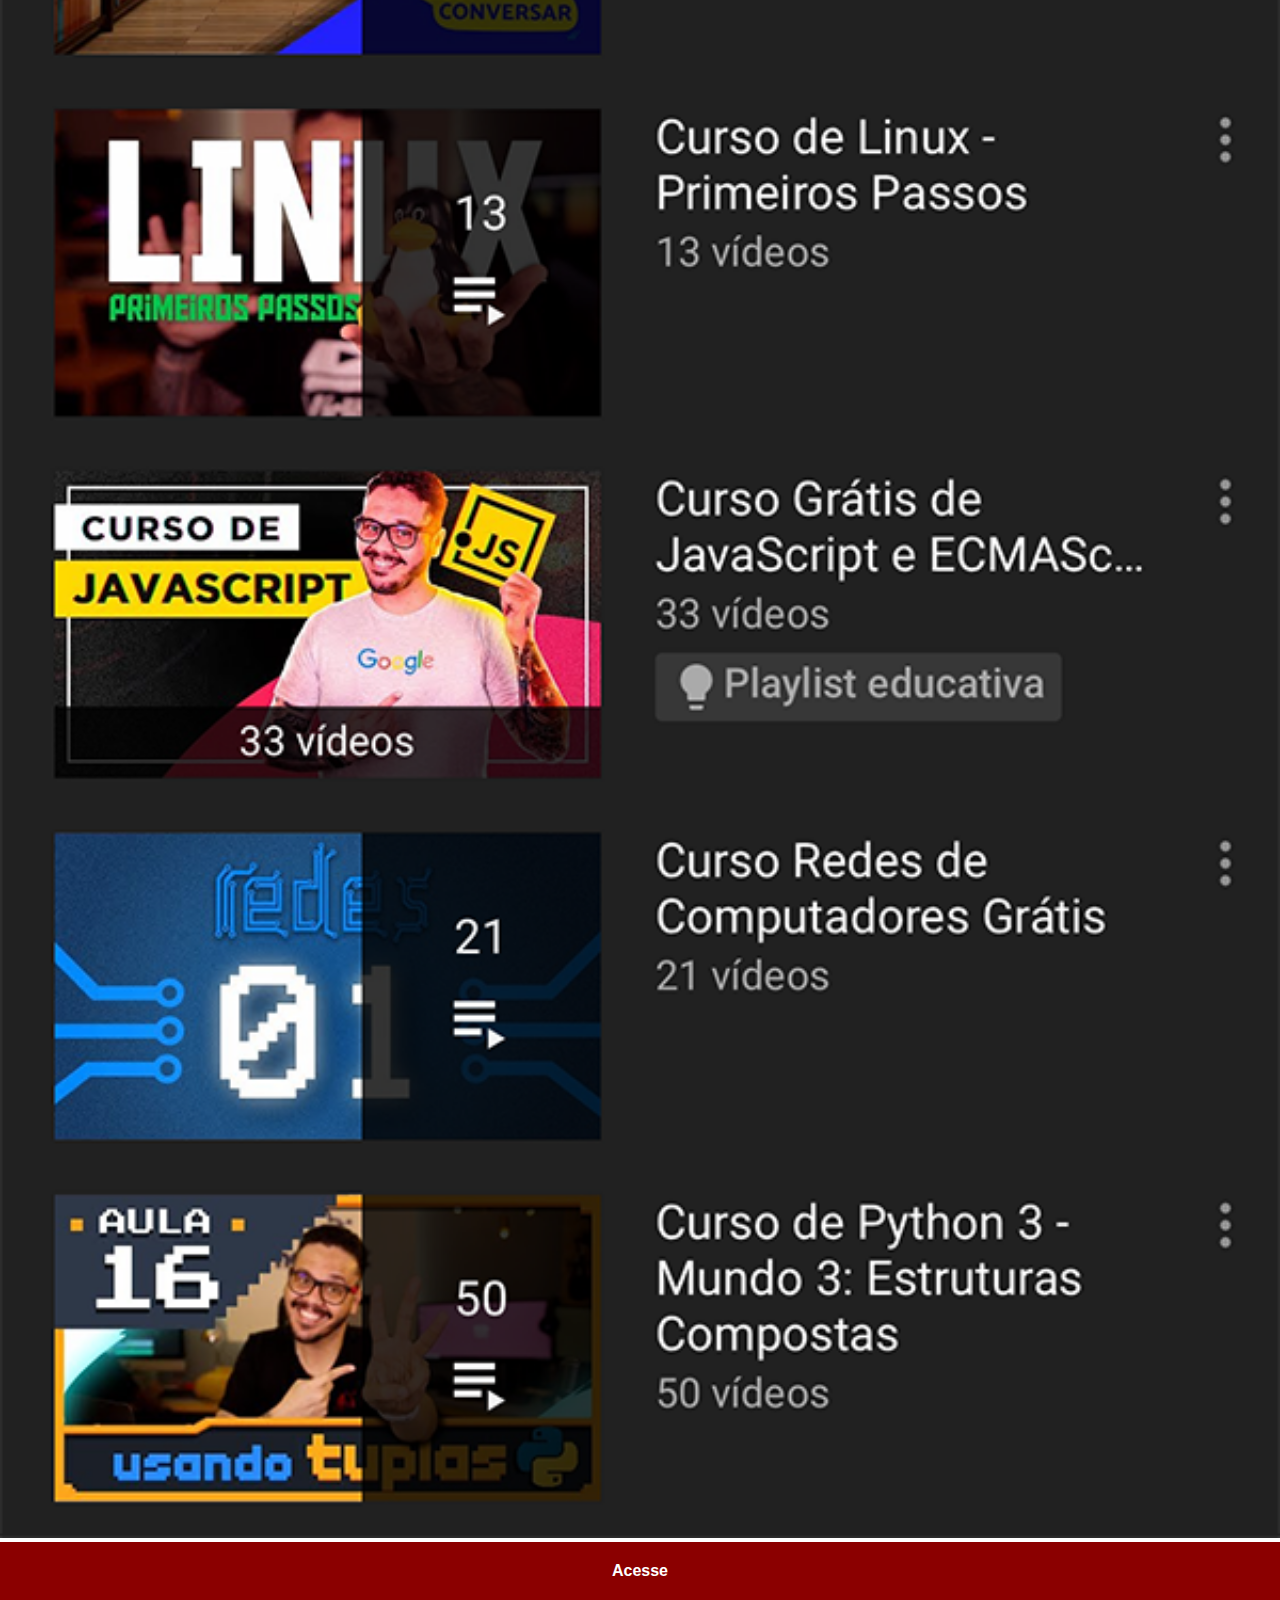
<file: youtube.html>
<!DOCTYPE html>
<html lang="pt-br">
<head>
    <meta charset="UTF-8">
    <meta name="viewport" content="width=device-width, initial-scale=1.0">
    <title>Youtube</title>
  <link rel="stylesheet" href="estilos/social.css">
</head>
<body>
    <img src="imagens/tela-youtube.png" alt="Youtube">
    <a href="https://www.youtube.com/c/CursoemV%C3%ADdeo" target="_blank">Acesse</a>
</body>
</html>
</file>
<file: estilos/style.css>
@charset "UTF-8";

* {
    margin: 0px;
    padding: 0px;
    font-family: Arial, Helvetica, sans-serif;
}

html, body {
    height: 100vh;
    width: 100vw;
    background-color: black;
}

body {
    background: url(../imagens/fundo-madeira.jpg) no-repeat top center;
    background-size: cover;
    background-attachment: fixed;
}
main {
    position: relative;
    height: 80vh;
    
}

section#telefone {
    position: absolute;
    top: 60%;
    left: 50%;
    transform: translate(-50%, -50%);

    height: 611px;
    width: 307px;
  
    background: url(../imagens/frame-iphone.png) no-repeat;
}

iframe#tela {
    position: relative;
    top: 81px;
    left: 23px;
    width: 266px;
    height: 470px;
}
</file>
<file: estilos/social.css>
@charset "UTF-8";


 * {
            margin: 0px;
            padding: 0px;
            font-family: Arial, Helvetica, sans-serif;
        }
        ::-webkit-scrollbar {
            width: 0px;
            height: 0px;
        }

        img {
            width: 100vw;
        }

        a {
            display: block;
            background-color: darkred;
            color: white;
            padding: 20px;
            text-align: center;
            font-weight: bolder;
            text-decoration: none;
        }
        a:hover {
            background-color: red;
        }
</file>
